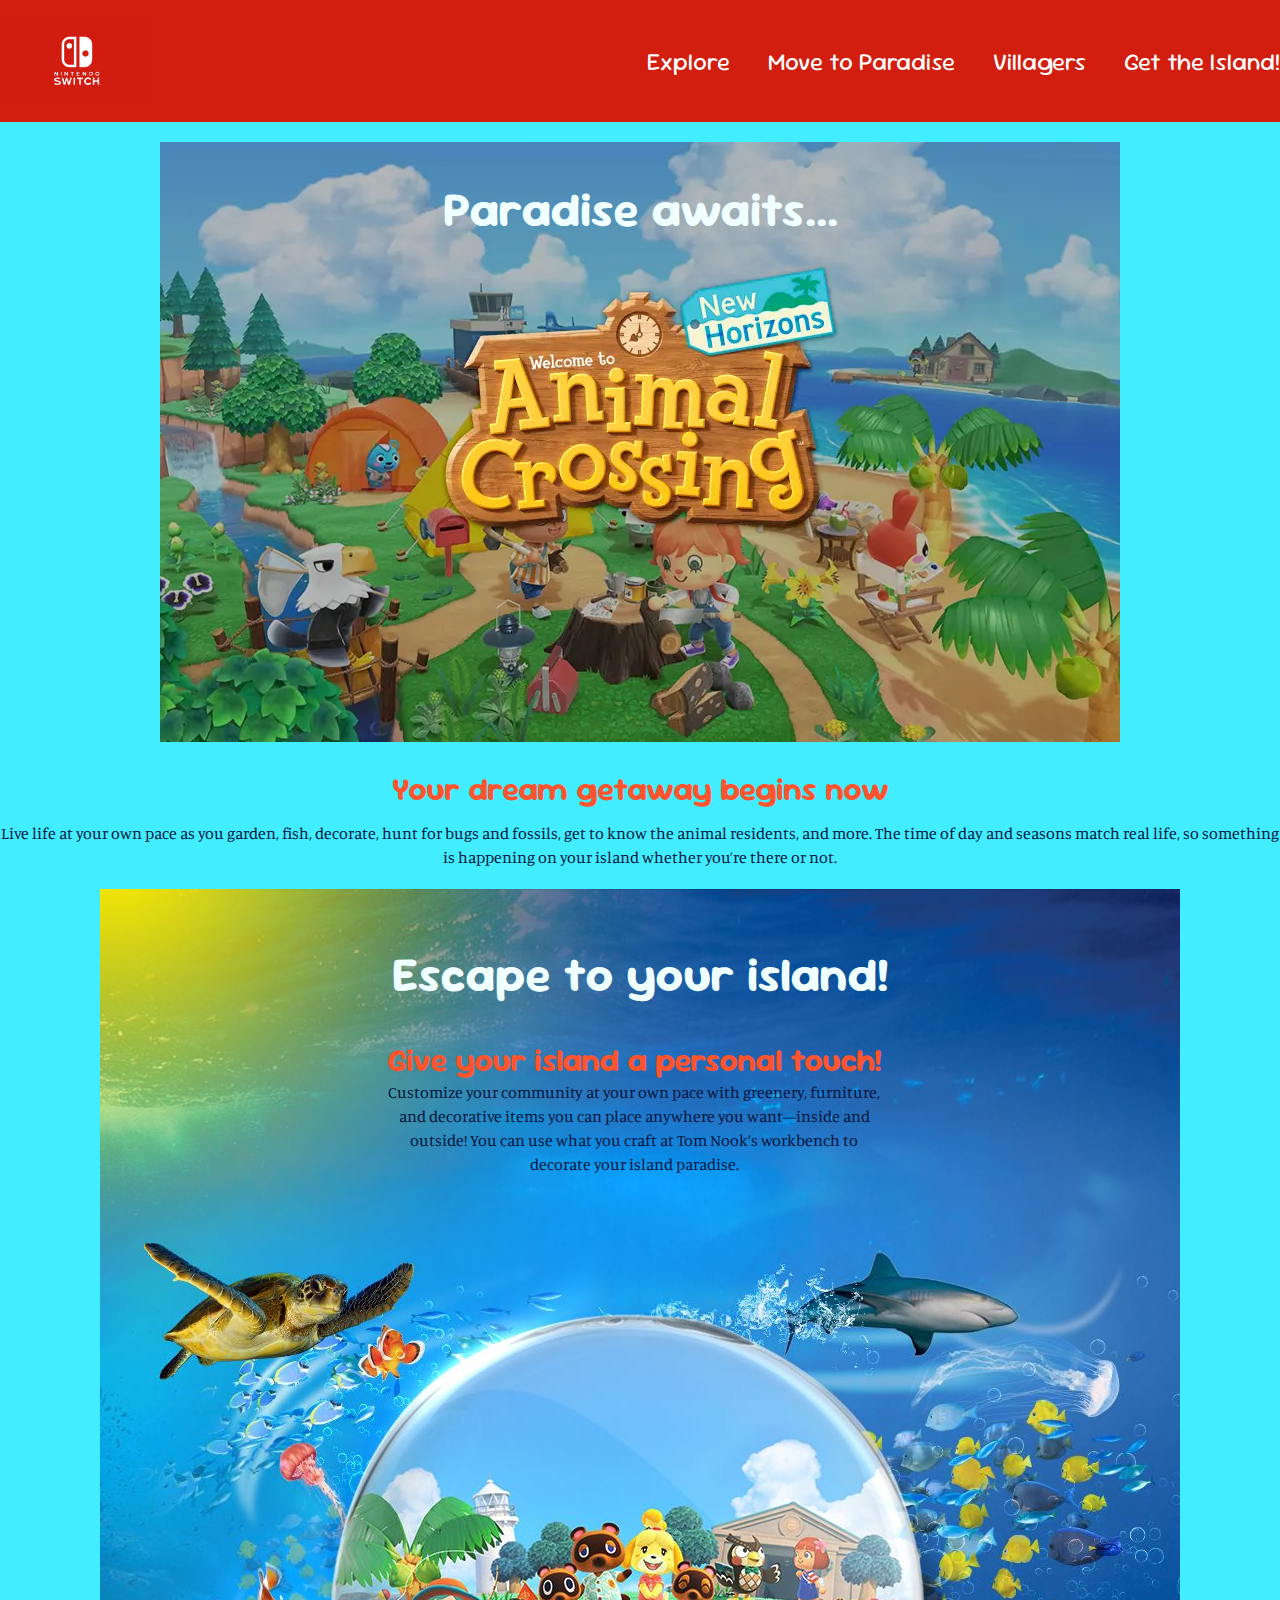
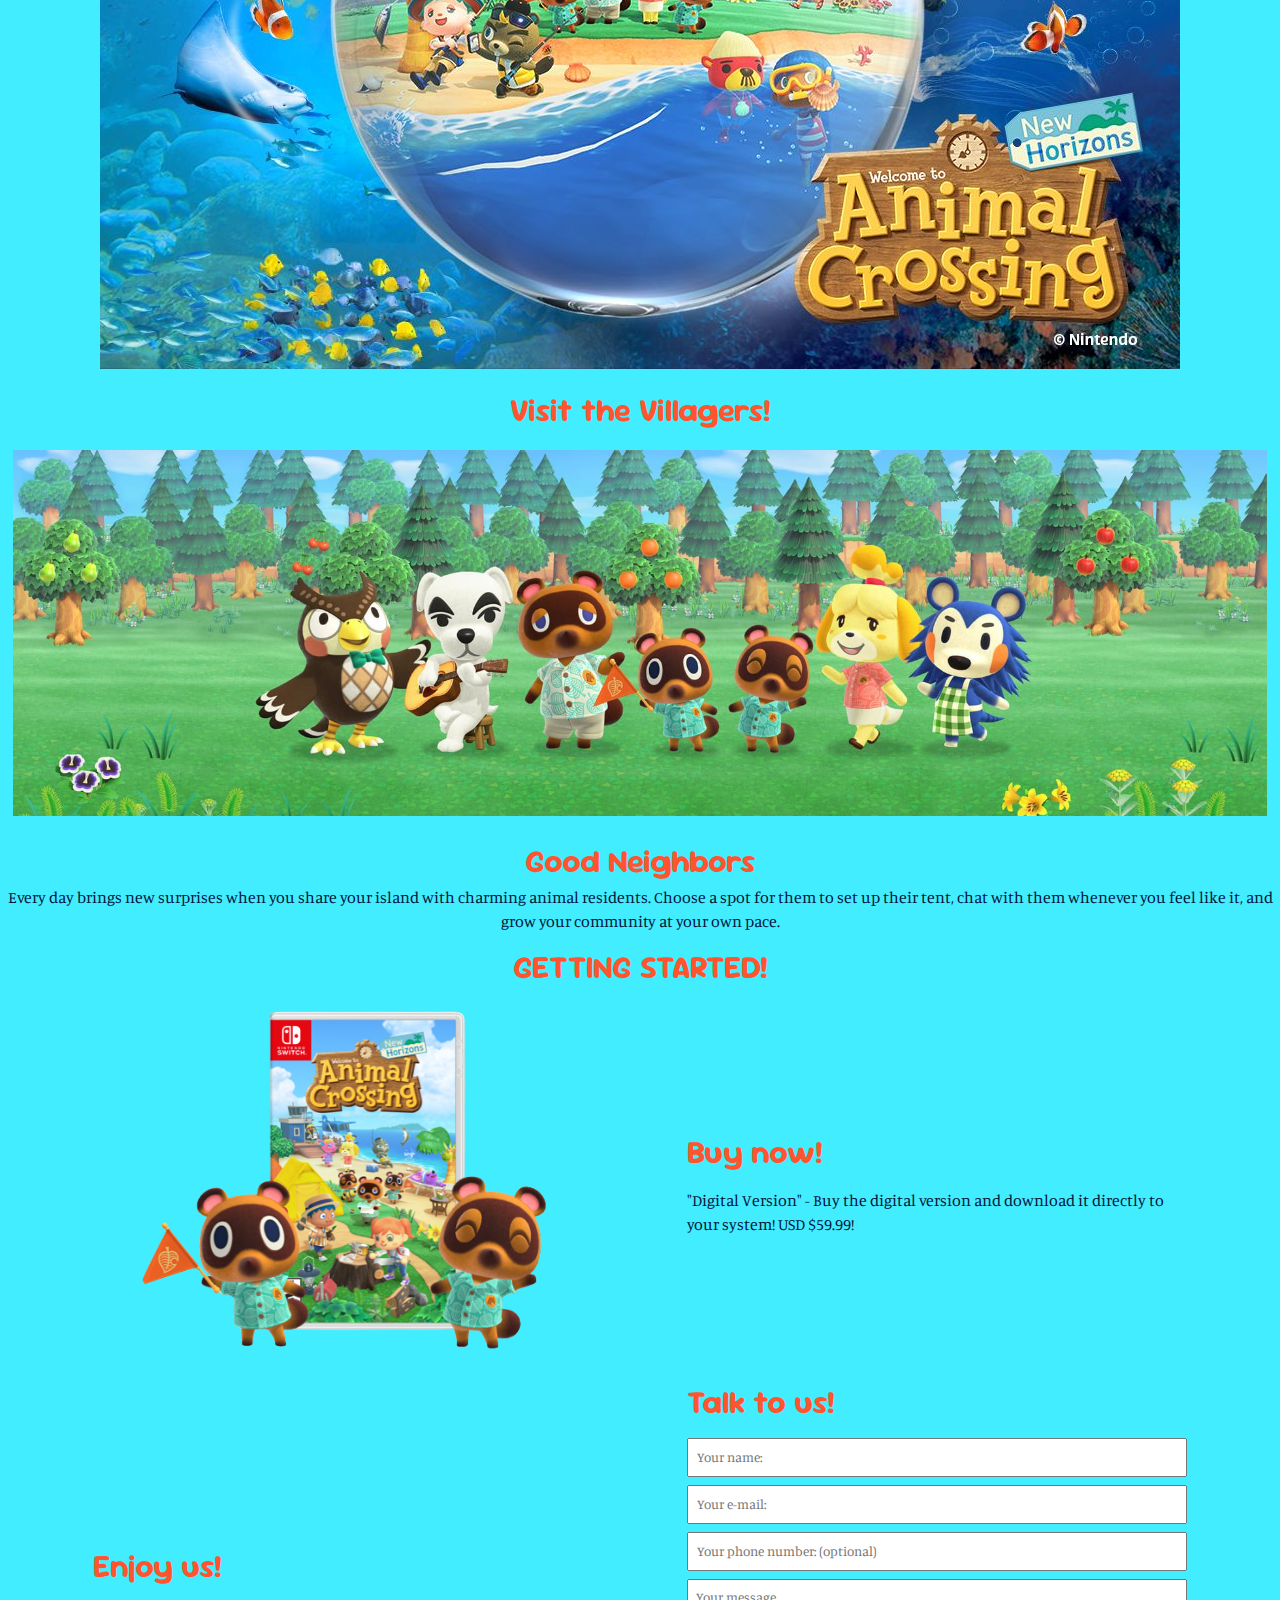
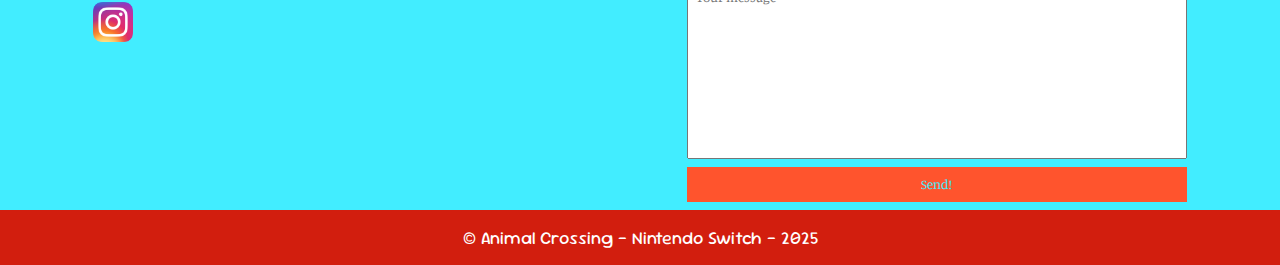
<file: index.html>
<!DOCTYPE html>
<html lang="en">
<head>
    <meta charset="UTF-8">
    <meta name="viewport" content="width=device-width, initial-scale=1.0">
    <title>Animal Crossing New Horizons</title>
    <link rel="stylesheet" href="./main.css">

    <link rel="preconnect" href="https://fonts.googleapis.com">
    <link rel="preconnect" href="https://fonts.gstatic.com" crossorigin>
    <link href="https://fonts.googleapis.com/css2?family=Atkinson+Hyperlegible+Mono:ital,wght@0,200..800;1,200..800&family=Bungee&family=Sour+Gummy:ital,wght@0,100..900;1,100..900&display=swap" rel="stylesheet">
    
    <link rel="preconnect" href="https://fonts.googleapis.com">
    <link rel="preconnect" href="https://fonts.gstatic.com" crossorigin>
    <link href="https://fonts.googleapis.com/css2?family=Manuale:ital,wght@0,300..800;1,300..800&display=swap" rel="stylesheet">    
</head>
<body>
    <header>
        <div class="container">
            <img class="logo logo-nintendo"  src="./images/nintendologo.jpg" alt="logo nintendo switch" />
            <nav>
                <ul>
                    <li>
                        <a href="#explore">Explore</a>
                    </li>
                    <li>
                        <a href="#move">Move to Paradise</a>
                    </li>
                    <li>
                        <a href="#villagers">Villagers</a>
                    </li>
                    <li>
                        <a href="#get">Get the Island!</a>
                    </li>
                </ul>
            </nav>
        </div>
    </header>
    <section id="explore">
        <div class="container container-banner">
            <h1 class="banner-text">Paradise awaits...</h1>
            <img class="capa" src="./images/capa.jpg" alt="game photo" />
            <div class="start">
                <h1 class="start-text">Your dream getaway begins now</h1>
                <p class="start-p">
                    Live life at your own pace as you garden, fish, decorate, hunt for bugs and fossils,
                    get to know the animal residents, and more. The time of day and seasons match real life,
                    so something is happening on your island whether you’re there or not.
                </p>
            </div>
        </div>
    </section>
    <section id="move">
        <div class="container container-banner">
            <h1 class="banner-text">Escape to your island!</h1>
            <div class="personal-touch">
                <h1>Give your island a personal touch!</h1>
                <p>
                    Customize your community at your own pace with greenery, furniture, and decorative items you can place
                    anywhere you want—inside and outside! You can use what you craft at Tom Nook’s workbench to decorate
                    your island paradise.
                </p>
            </div>
            <img class="capa" src="./images/animalcrossing.jpg" alt="personal island" />
        </div>
    </section>
    <section id="villagers">
        <div class="villager">
            <h1 class="villager-title">Visit the Villagers!</h1>
            <img class="villagers-image" src="./images/villager.jpg" alt="villagers photo" />
        </div>
        <div class="good-neighbors">
            <h1>Good Neighbors</h1>
            <p class="good-neighborsp">
                Every day brings new surprises when you share your island with charming animal residents. Choose a spot
                for them to set up their tent, chat with them whenever you feel like it, and grow your community at
                your own pace.
        </div>
    </section>
    <section id="get">
        <h1 class="getting">GETTING STARTED!</h1>
        <div class="container-get">
            <img class="container-child get-image" src="./images/buy.png" alt="shop the game" />
            <div class="container-child">
                <h2>Buy now!</h2>
                <p>
                    "Digital Version" -
                    Buy the digital version and download it directly to your system!
                    USD $59.99!
            </div>
        </div>
    </section>
    <section id="contact" class="container-get">
        <div class="container-child">
            <h3>Enjoy us!</h3>
            <ul class="instagram-link">
                <li>
                    <a href="#" title="instagram"></a>
                        <img src="./images/instagram.png" alt="instagram logo" />
                </li>
            </ul>
        </div>
        <div class="form container-child">
            <h3>Talk to us!</h3>
            <form>
                <input type="text" placeholder="Your name:" required />
                <input type="email" placeholder="Your e-mail:" required />
                <input type="tel" placeholder="Your phone number: (optional)" />
                <textarea placeholder="Your message" required></textarea>
                <button type="submit">Send!</button>
            </form>
        </div>
    </section>
    </section>
    <footer>
        <div class="container-footer">
            <p>
                &copy; Animal Crossing - Nintendo Switch - 2025
            </p>
        </div>
    </footer>
</body>
</html>
</file>
<file: main.css>
* { /* resetando a página */
    margin: 0;
    padding: 0;
    box-sizing: border-box;
}

header, 
section h1,
section h2,
section h3 {
    font-family: "Sour Gummy", sans-serif;
}

section p,
form button,
input,
textarea {
    color: #00123b;
    font-family: "Manuale", serif;
}

body h1,
section h2,
section h3 {
    font-family: "Sour Gummy", sans-serif;
    color: #ff542d;
    font-size: xx-large;
}

body {
    background-color: #42edff;
}

header {
    padding: 16px 0;
    background-color: rgb(210, 30, 14, 1);
    color: rgb(255, 255, 255, 1);
}

.logo-nintendo {
    height: 90px;
}

header nav li {
    display: inline;
    margin-left: 16px;
    font-size: 24px;
}

header nav li a /*colocar a para a propiedade funcionar nos links*/ {
    display: inline;
    margin-left: 16px;
    color: rgb(255, 255, 255, 1);
    text-decoration: none;
}

.container /* estilizando o container do header*/ {
    max-width: 1280px;
    width: 100%;
    margin: 0 auto;
}

header .container {
    display: flex;
    align-items: center;
    justify-content: space-between;
}

.container-banner {
    display: block;
    position: relative;
    margin-top: 20px;
}

.banner-text {
    position: absolute;
    text-align: center;
    top: 5%;
    z-index: 1;
    width: 100%;
    font-size: 300%;
    color: azure;
    -webkit-text-stroke: 50% #003b54;
}

.capa {
    display: block;
    margin: 0 auto;
}

.start {
    text-align: center;
    margin-top: 2%
}

.start-text {
    position: relative;
    text-align: center;
    top: 5%;
}

.start-p {
    position: relative;
    text-align: center;
    margin-top: 1%;
}

.move-toisland {
    position: relative;
    height: 641px;
    margin-top: 10px;
}

.personal-touch {
    position: absolute;
    text-align: center;
    top: 150px;
    left: 30%;
    width: 500px;
    z-index: 1;
}

.villager {
    display: block;
    position: relative;
    text-align: center;
}

.villager-title {
    margin: 20px;
}

.villagers-image {
    top: 3px;
    width: 98%;
}

.good-neighbors {
    text-align: center;
    margin-top: 20px;
}

.good-neighborsp {
    margin-top: 4px;
}

.instagram-link img {
    height: 40px;
}

.instagram-link li {
    display: inline;
    margin-right: 8px;
}

.getting {
    text-align: center;
    margin-top: 1%;
}

.container-get {
    display: flex; 
    justify-content: space-evenly;
    align-items: center;
}

.container-child {
    width: 500px;
}

form input,
form textarea,
form button {
    display: block;
    width: 100%;
    margin-bottom: 8px;
    padding: 8px;
}

form textarea {
    resize: none;
    height: 180px;
}

section h2,
section h3 {
    margin-bottom: 16px;
    margin-top: 16px;
}

form button {
    background-color: #ff542d;
    color: #42edff;
    border: none;
    cursor: pointer;
}

form button:hover {
    background-color:  rgb(210, 30, 14, 1);
}

input:focus, textarea:focus {
    outline-color: #003b54;
}

footer {
    background-color: rgb(210, 30, 14, 1);
    color: rgb(255, 255, 255, 1);
    padding: 16px 0;
}

footer p {
    text-align: center;
    font-family: "Sour Gummy", sans-serif;
    font-size: large;
}
</file>
